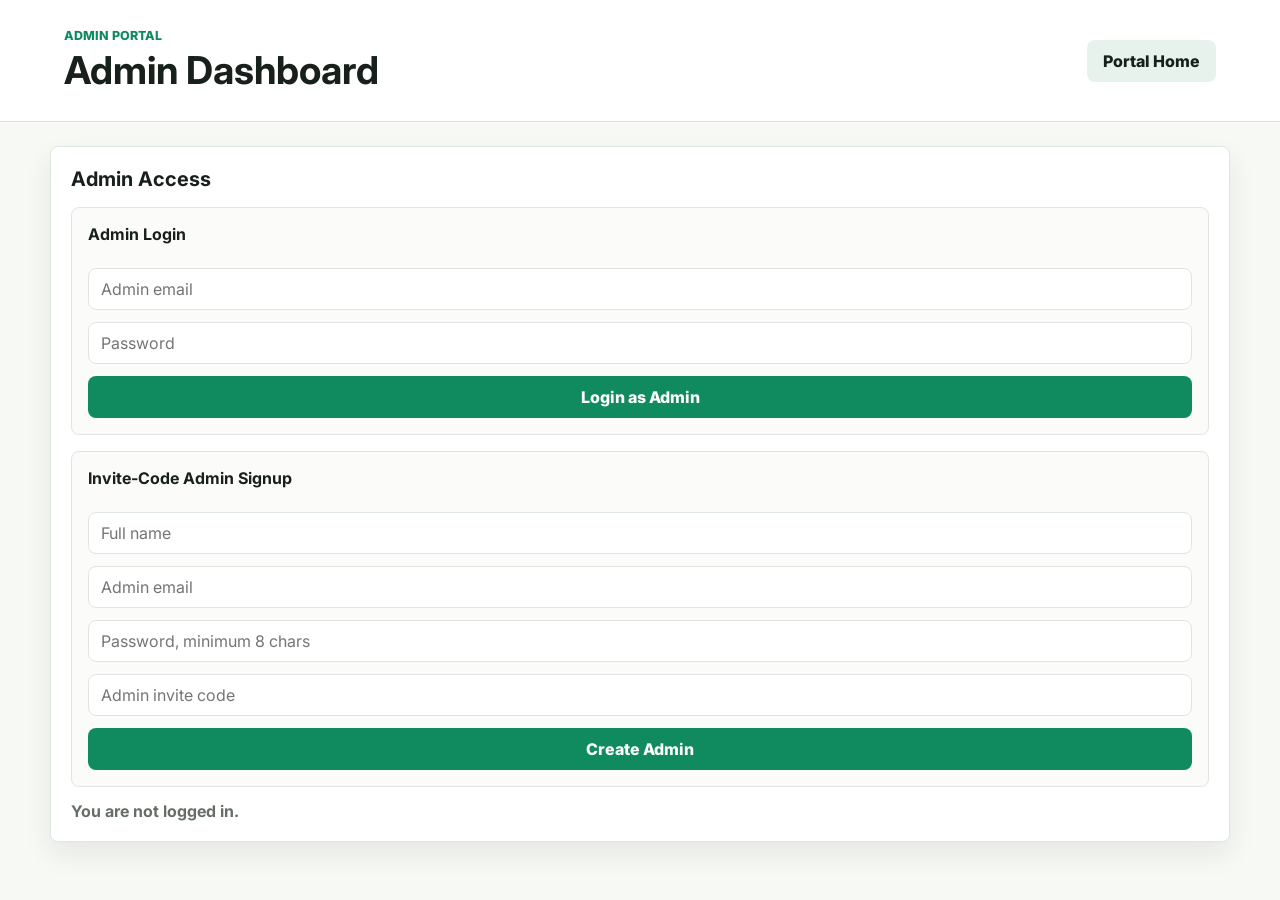
<file: corebank/src/main/resources/static/admin.html>
<!DOCTYPE html>
<html lang="en">
<head>
    <meta charset="UTF-8">
    <meta name="viewport" content="width=device-width, initial-scale=1.0">
    <title>CoreBank Admin Portal</title>
    <link rel="stylesheet" href="style.css">
    <link rel="preconnect" href="https://fonts.googleapis.com">
    <link rel="preconnect" href="https://fonts.gstatic.com" crossorigin>
    <link href="https://fonts.googleapis.com/css2?family=Inter:wght@400;500;600;700;800&display=swap" rel="stylesheet">
</head>
<body>
    <header class="topbar admin-topbar">
        <div>
            <p class="eyebrow">Admin Portal</p>
            <h1>Admin Dashboard</h1>
        </div>
        <div class="top-actions">
            <a class="secondary-link" href="index.html">Portal Home</a>
            <button type="button" id="logout-button" class="secondary hidden">Log Out</button>
        </div>
    </header>

    <main class="layout">
        <section class="panel wide" id="auth-panel">
            <h2>Admin Access</h2>
            <div class="portal-auth">
                <form id="login-form" class="form-stack">
                    <h3>Admin Login</h3>
                    <input type="email" id="login-email" placeholder="Admin email" required>
                    <input type="password" id="login-password" placeholder="Password" required>
                    <button type="submit">Login as Admin</button>
                    <p id="login-result" class="message hidden"></p>
                </form>
                <form id="register-form" class="form-stack">
                    <h3>Invite-Code Admin Signup</h3>
                    <input type="text" id="register-name" placeholder="Full name" required>
                    <input type="email" id="register-email" placeholder="Admin email" required>
                    <input type="password" id="register-password" placeholder="Password, minimum 8 chars" minlength="8" required>
                    <input type="password" id="register-admin-code" placeholder="Admin invite code" required>
                    <button type="submit">Create Admin</button>
                    <p id="register-result" class="message hidden"></p>
                </form>
            </div>
            <p id="current-user" class="session-line">You are not logged in.</p>
        </section>

        <section class="workspace-banner role-admin signed-in-panel hidden">
            <div>
                <p class="eyebrow">Admin Console</p>
                <h2>Bank Operations</h2>
            </div>
            <p id="admin-role-line">Role: ADMIN</p>
        </section>

        <section class="panel wide signed-in-panel hidden">
            <div class="section-head">
                <h2>Admin Summary</h2>
                <button type="button" id="refresh-admin" class="secondary">Refresh</button>
            </div>
            <div class="stats-grid">
                <div><span>Total</span><strong id="stat-total">0</strong></div>
                <div><span>Active</span><strong id="stat-active">0</strong></div>
                <div><span>Closed</span><strong id="stat-closed">0</strong></div>
                <div><span>Transactions</span><strong id="stat-transactions">0</strong></div>
                <div><span>Bank Balance</span><strong>Rs <span id="stat-balance">0.00</span></strong></div>
            </div>
        </section>

        <section class="panel wide signed-in-panel hidden">
            <div class="section-head">
                <h2>Customers</h2>
                <button type="button" id="refresh-customers" class="secondary">Refresh</button>
            </div>
            <div class="table-wrap">
                <table>
                    <thead><tr><th>ID</th><th>Name</th><th>Email</th><th>Role</th><th>KYC</th><th>Update KYC</th></tr></thead>
                    <tbody id="customers-table"></tbody>
                </table>
            </div>
        </section>

        <section class="panel wide signed-in-panel hidden">
            <div class="section-head">
                <h2>All Bank Accounts</h2>
                <button type="button" id="export-accounts" class="secondary">Export Accounts CSV</button>
            </div>
            <form id="search-form" class="inline-form">
                <input type="text" id="account-search" placeholder="Search by ID, number, holder, or email">
                <button type="submit">Search</button>
            </form>
            <div class="table-wrap">
                <table>
                    <thead><tr><th>ID</th><th>Account No.</th><th>Holder</th><th>Owner</th><th>Balance</th><th>Status</th></tr></thead>
                    <tbody id="accounts-table"></tbody>
                </table>
            </div>
        </section>

        <section class="account-hero signed-in-panel hidden">
            <div>
                <p class="eyebrow">Selected Account</p>
                <h2 id="display-holder-name">No account selected</h2>
                <p id="display-account-meta">Select an account from the admin table.</p>
            </div>
            <div class="balance-box">
                <span>Available Balance</span>
                <strong>Rs <span id="display-balance">0.00</span></strong>
            </div>
        </section>

        <section class="panel signed-in-panel hidden">
            <h2>Manage Selected Account</h2>
            <form id="credit-form" class="inline-form">
                <input type="number" id="credit-amount" placeholder="Credit amount" min="0.01" step="0.01" required>
                <button type="submit">Credit</button>
            </form>
            <form id="rename-form" class="inline-form">
                <input type="text" id="rename-holder" placeholder="New holder name" required>
                <button type="submit">Update</button>
            </form>
            <button type="button" id="close-account" class="danger">Close Zero-Balance Account</button>
            <button type="button" id="download-statement" class="secondary full-button">Export Account CSV</button>
            <p id="account-action-result" class="message hidden"></p>
        </section>

        <section class="panel wide signed-in-panel hidden">
            <div class="section-head">
                <h2>All Transactions</h2>
                <button type="button" id="export-transactions" class="secondary">Export Transactions CSV</button>
            </div>
            <div class="table-wrap">
                <table>
                    <thead><tr><th>Reference</th><th>Account</th><th>Owner</th><th>Type</th><th>Status</th><th>Amount</th><th>Date</th><th>Description</th></tr></thead>
                    <tbody id="transactions-table"></tbody>
                </table>
            </div>
        </section>
    </main>

    <script src="admin.js"></script>
</body>
</html>
</file>
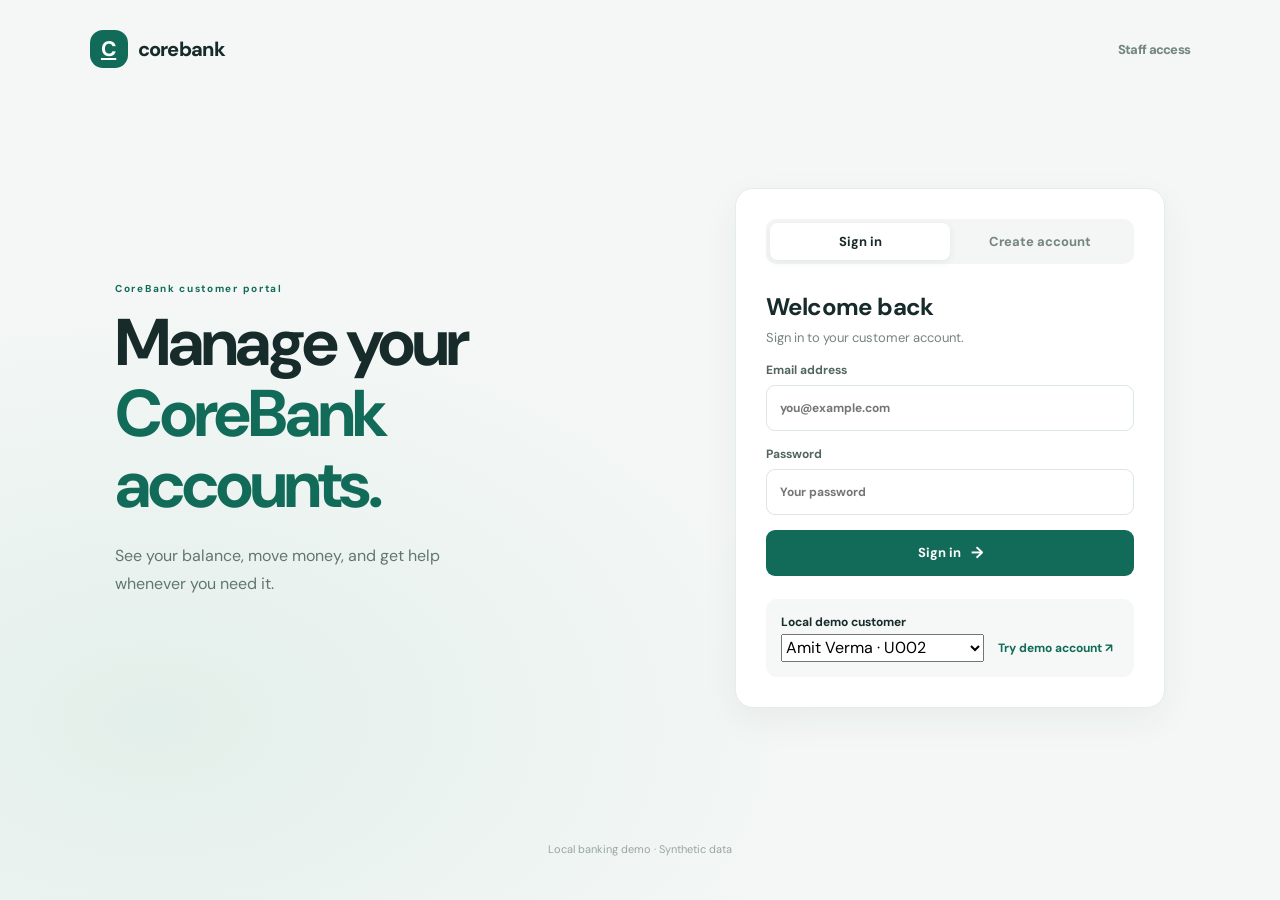
<file: corebank/src/main/resources/static/customer.html>
<!doctype html>
<html lang="en">
  <head>
    <meta charset="UTF-8" />
    <meta name="viewport" content="width=device-width, initial-scale=1" />
    <meta name="theme-color" content="#f4f7f6" />
    <title>Customer banking | CoreBank</title>
    <link rel="stylesheet" href="customer.css" />
    <script src="customer.js" defer></script>
  </head>
  <body>
    <div id="auth-view" class="auth-view">
      <header class="brand">
        <a href="customer.html" class="brand-mark" aria-label="CoreBank home"
          >C</a
        ><span>corebank</span
        ><a href="admin.html" class="admin-link">Staff access</a>
      </header>
      <main class="auth-layout">
        <section class="welcome-copy">
          <p class="eyebrow">CoreBank customer portal</p>
          <h1>Manage your<br /><span>CoreBank accounts.</span></h1>
          <p>
            See your balance, move money, and get help whenever you need it.
          </p>
        </section>
        <section class="auth-card">
          <div class="auth-tabs" role="tablist" aria-label="Account access">
            <button
              type="button"
              class="auth-tab active"
              id="login-tab"
              role="tab"
              aria-selected="true"
              aria-controls="login-pane"
            >
              Sign in</button
            ><button
              type="button"
              class="auth-tab"
              id="register-tab"
              role="tab"
              aria-selected="false"
              aria-controls="register-pane"
            >
              Create account
            </button>
          </div>
          <div id="login-pane" role="tabpanel" aria-labelledby="login-tab">
            <h2>Welcome back</h2>
            <p class="subtle">Sign in to your customer account.</p>
            <form id="login-form" class="form-stack">
              <label
                >Email address<input
                  type="email"
                  id="login-email"
                  autocomplete="username"
                  placeholder="you@example.com"
                  required /></label
              ><label
                >Password<input
                  type="password"
                  id="login-password"
                  autocomplete="current-password"
                  placeholder="Your password"
                  required /></label
              ><button class="primary" type="submit">
                Sign in <span aria-hidden="true">→</span>
              </button>
              <p
                id="login-result"
                class="message hidden"
                role="status"
                aria-live="polite"
              ></p>
            </form>
            <div class="demo-box">
              <label for="demo-customer">Local demo customer</label>
              <select id="demo-customer">
                <option value="amit@example.com">Amit Verma · U002</option>
                <option value="rahul@example.com">Rahul Sharma · U001</option>
                <option value="neha@example.com">Neha Patil · U003</option>
              </select>
              <button id="demo-login" type="button" class="text-button">
                Try demo account <span aria-hidden="true">↗</span>
              </button>
            </div>
          </div>
          <div
            id="register-pane"
            class="hidden"
            role="tabpanel"
            aria-labelledby="register-tab"
          >
            <h2>Let’s get you started</h2>
            <p class="subtle">Create your profile and first account.</p>
            <form id="register-form" class="form-stack">
              <label
                >Full name<input
                  type="text"
                  id="register-name"
                  autocomplete="name"
                  placeholder="Your full name"
                  required /></label
              ><label
                >Email address<input
                  type="email"
                  id="register-email"
                  autocomplete="email"
                  placeholder="you@example.com"
                  required /></label
              ><label
                >Password<input
                  type="password"
                  id="register-password"
                  autocomplete="new-password"
                  minlength="8"
                  placeholder="At least 8 characters"
                  required /></label
              ><label
                >Account holder name<input
                  type="text"
                  id="register-holder-name"
                  placeholder="Name on account"
                  required /></label
              ><label
                >Opening deposit
                <span class="currency-input"
                  ><span>₹</span
                  ><input
                    type="number"
                    id="register-opening-deposit"
                    min="0"
                    step="0.01"
                    value="0"
                    required /></span></label
              ><button type="submit" class="primary">
                Create account <span aria-hidden="true">→</span>
              </button>
              <p
                id="register-result"
                class="message hidden"
                role="status"
                aria-live="polite"
              ></p>
            </form>
          </div>
        </section>
      </main>
      <footer class="auth-footer">Local banking demo · Synthetic data</footer>
    </div>
    <div id="app-view" class="app-view hidden">
      <aside class="sidebar">
        <a href="#overview" class="brand"
          ><span class="brand-mark">C</span><span>corebank</span></a
        >
        <nav class="main-nav" aria-label="Main navigation">
          <a href="#overview" data-page="overview" class="nav-link active"
            ><span>⌂</span>Overview</a
          ><a href="#transfer" data-page="transfer" class="nav-link"
            ><span>↗</span>Transfer</a
          ><a href="#activity" data-page="activity" class="nav-link"
            ><span>↕</span>Activity</a
          ><a href="#help" data-page="help" class="nav-link"
            ><span>♡</span>Help
          </a>
        </nav>
        <div class="sidebar-bottom">
          <button id="logout-button" class="logout-button" type="button">
            <span>↪</span>Sign out
          </button>
        </div>
      </aside>
      <div class="app-main">
        <header class="app-header">
          <div><h1 id="page-title">Overview</h1></div>
          <div class="profile-chip">
            <span id="avatar-initials" class="avatar">A</span
            ><span id="header-name">Customer</span
            ><span class="online-dot" title="Signed in"></span>
          </div>
        </header>
        <main class="dashboard">
          <section id="overview-page" class="page-section">
            <div class="greeting-row">
              <div>
                <p id="welcome-line" class="subtle">Good day</p>
                <h2>Your accounts</h2>
              </div>
              <button id="refresh-accounts" class="quiet-button" type="button">
                <span>↻</span> Refresh
              </button>
            </div>
            <div
              id="account-cards"
              class="account-grid"
              aria-label="Your accounts"
            ></div>
            <p id="accounts-error" class="inline-error hidden" role="alert"></p>
            <form id="open-account-form" class="surface-card form-stack hidden">
              <h3>Open an account</h3>
              <label
                >Account holder name<input id="open-holder" required
              /></label>
              <label
                >Opening deposit (₹)<input
                  id="open-deposit"
                  type="number"
                  min="0"
                  step="0.01"
                  value="0"
                  required
              /></label>
              <button type="submit" class="primary">Open account</button>
              <p id="open-result" class="message hidden" role="status"></p>
            </form>
            <div class="overview-grid">
              <section class="surface-card quick-card">
                <div class="card-heading">
                  <div><h3>Send money</h3></div>
                  <span class="soft-icon">↗</span>
                </div>
                <p class="subtle">Transfer to another CoreBank account.</p>
                <button class="primary" type="button" data-goto="transfer">
                  Make a transfer <span>→</span>
                </button>
              </section>
              <section class="surface-card recent-card">
                <div class="card-heading">
                  <div><h3>Recent transactions</h3></div>
                  <button
                    class="text-button"
                    data-goto="activity"
                    type="button"
                  >
                    See all <span>→</span>
                  </button>
                </div>
                <div id="recent-transactions" class="recent-list"></div>
                <p
                  id="recent-error"
                  class="inline-error hidden"
                  role="alert"
                ></p>
              </section>
            </div>
            <section class="surface-card manage-card">
              <div class="card-heading">
                <div><h3>Manage selected account</h3></div>
              </div>
              <div class="rename-form">
                <label for="rename-holder">Account holder name</label>
                <input id="rename-holder" type="text" readonly
                       aria-describedby="holder-name-guidance" />
                <p id="holder-name-guidance" class="subtle">
                  Contact support if your account holder name needs a correction.
                </p>
              </div>
              <form id="withdraw-form" class="rename-form">
                <label for="withdraw-amount">Withdrawal amount</label
                ><input
                  id="withdraw-amount"
                  type="number"
                  min="0.01"
                  step="0.01"
                  required
                /><button class="quiet-button" type="submit">Withdraw</button>
              </form>
              <p
                id="account-action-result"
                class="message hidden"
                role="status"
                aria-live="polite"
              ></p>
              <button id="download-statement" class="text-button" type="button">
                Download statement CSV <span>↓</span></button
              ><button id="close-account" class="close-link" type="button">
                Close this account
              </button>
            </section>
          </section>
          <section id="transfer-page" class="page-section hidden">
            <div class="section-intro">
              <span class="soft-icon">↗</span>
              <div>
                <h2>Send money</h2>
                <p class="subtle">Send money to another CoreBank account.</p>
              </div>
            </div>
            <div class="surface-card transfer-card">
              <div class="transfer-steps">
                <span class="step active">1 <small>Details</small></span
                ><i></i><span class="step">2 <small>Review</small></span>
              </div>
              <form id="transfer-form" class="form-stack">
                <label
                  >From account<select
                    id="transfer-from"
                    required
                    aria-label="Select source account"
                  ></select></label
                >
                <div id="saved-recipient-picker" class="saved-recipient-picker hidden">
                  <label>Saved recipients
                    <select id="saved-recipient"></select>
                  </label>
                  <button id="remove-recipient" type="button" class="quiet-button" disabled>
                    Remove
                  </button>
                </div>
                <label
                  >Recipient account number<input
                    type="text"
                    id="transfer-to"
                    aria-describedby="recipient-preview"
                    inputmode="numeric"
                    autocomplete="off"
                    placeholder="Enter account number"
                    required
                /></label>
                <div id="recipient-preview" class="hidden" role="status"></div>
                <p id="saved-recipient-status" class="message hidden" role="status"></p>
                <label
                  >Amount<span class="currency-input"
                    ><span>₹</span
                    ><input
                      type="number"
                      id="transfer-amount"
                      min="0.01"
                      step="0.01"
                      placeholder="0.00"
                      required /></span
                ></label>
                <p class="field-hint">
                  Check the account number carefully before continuing.
                </p>
                <button type="submit" class="primary">
                  Review transfer <span>→</span>
                </button>
                <p
                  id="transfer-pending-detail"
                  class="field-hint hidden"
                  role="status"
                ></p>
                <button
                  id="transfer-retry"
                  type="button"
                  class="quiet-button hidden"
                >
                  Retry transfer
                </button>
                <p
                  id="transfer-result"
                  class="message hidden"
                  role="status"
                  aria-live="polite"
                ></p>
              </form>
            </div>
          </section>
          <section id="activity-page" class="page-section hidden">
            <div class="greeting-row">
              <div><h2>Activity</h2></div>
              <button
                id="refresh-transactions"
                class="quiet-button"
                type="button"
              >
                <span>↻</span> Refresh
              </button>
            </div>
            <div class="surface-card activity-card">
              <label class="filter-label"
                >Show activity for<select
                  id="activity-account"
                  aria-label="Filter activity by account"
                ></select
              ></label>
              <div id="activity-list" class="activity-list"></div>
              <p
                id="transactions-error"
                class="inline-error hidden"
                role="alert"
              ></p>
            </div>
          </section>
          <section id="help-page" class="page-section hidden">
            <div class="section-intro">
              <span class="soft-icon">♡</span>
              <div>
                <h2>How can we help?</h2>
                <p class="subtle">
                  Ask about your account or get help with a transaction.
                </p>
              </div>
            </div>
            <div class="surface-card support-card">
              <div class="support-header">
                <span class="support-avatar">C</span>
                <div>
                  <strong>CoreBank support</strong
                  ><small><span class="online-dot"></span> Customer help</small>
                </div>
              </div>
              <div class="help-actions" aria-label="Help shortcuts">
                <button
                  type="button"
                  class="quiet-button"
                  data-help-message="Explain a transaction"
                >
                  Explain a transaction
                </button>
                <button
                  type="button"
                  class="quiet-button"
                  data-help-message="I need help with a failed transaction"
                >
                  Failed transaction
                </button>
                <button
                  id="request-help-case"
                  type="button"
                  class="quiet-button"
                >
                  Open a support case
                </button>
                <button
                  type="button"
                  class="quiet-button"
                  data-help-action="list_cases"
                >
                  My cases
                </button>
              </div>
              <div
                id="help-transaction-context"
                class="help-context hidden"
                aria-live="polite"
              ></div>
              <div id="chat-thread" class="chat-thread">
                <div
                  id="chat-messages"
                  class="chat-messages"
                  role="log"
                  aria-live="polite"
                >
                  <div class="chat-bubble assistant">Hello! How can I help you today?</div>
                </div>
                <div
                  id="help-transaction-options"
                  class="help-options hidden"
                ></div>
                <div id="help-cases" class="help-cases hidden"></div>
              </div>
              <p id="chat-error" class="inline-error hidden" role="alert"></p>
              <div id="chat-retry" class="chat-retry hidden">
                <span>Message not sent.</span>
                <button id="retry-chat" class="quiet-button" type="button">
                  Retry
                </button>
              </div>
              <div id="help-case-offer" class="case-offer hidden">
                <span>Support can open a case for this issue.</span>
                <button id="confirm-help-case" class="primary" type="button">
                  Confirm open support case
                </button>
              </div>
              <form id="chat-form" class="chat-form">
                <label class="sr-only" for="chat-input"
                  >Message CoreBank support</label
                ><input
                  id="chat-input"
                  type="text"
                  maxlength="2000"
                  placeholder="Write a message…"
                  required
                /><button type="submit" aria-label="Send message">↑</button>
              </form>
              <p class="chat-privacy">
                Use the demo account to try Help. Keep passwords and card
                details out of chat.
              </p>
            </div>
          </section>
        </main>
      </div>
    </div>
    <dialog id="confirm-dialog" class="confirm-dialog">
      <form method="dialog">
        <span class="dialog-mark">!</span>
        <h2 id="dialog-title">Review transfer</h2>
        <p id="dialog-copy"></p>
        <div class="dialog-actions">
          <button class="quiet-button" value="cancel">Go back</button
          ><button id="dialog-confirm" class="primary" value="confirm">
            Confirm
          </button>
        </div>
      </form>
    </dialog>
  </body>
</html>
</file>
<file: corebank/src/main/resources/static/style.css>
:root {
    --ink: #17201b;
    --muted: #647067;
    --line: #dfe6df;
    --surface: #ffffff;
    --bg: #f7f9f4;
    --accent: #0f8b5f;
    --accent-dark: #086947;
    --warn: #d64545;
    --gold: #f0b429;
    --shadow: 0 12px 28px rgba(23, 32, 27, 0.08);
}

* {
    box-sizing: border-box;
}

body {
    margin: 0;
    font-family: Inter, Arial, sans-serif;
    color: var(--ink);
    background: var(--bg);
}

.topbar {
    display: flex;
    align-items: center;
    justify-content: space-between;
    gap: 16px;
    padding: 28px clamp(16px, 5vw, 64px);
    background: #ffffff;
    border-bottom: 1px solid var(--line);
}

.admin-topbar {
    border-bottom-color: #d8e1ee;
}

.top-actions {
    display: flex;
    align-items: center;
    gap: 12px;
}

.secondary-link,
.button-link {
    display: inline-flex;
    align-items: center;
    justify-content: center;
    min-height: 42px;
    border-radius: 8px;
    padding: 10px 16px;
    color: var(--ink);
    background: #e8f2ec;
    font-weight: 800;
    text-decoration: none;
}

.secondary-link:hover,
.button-link:hover {
    background: #d9eadf;
}

.button-link {
    color: #ffffff;
    background: var(--accent);
}

.button-link:hover {
    background: var(--accent-dark);
}

.landing {
    display: grid;
    grid-template-columns: repeat(2, minmax(0, 1fr));
    gap: 22px;
    width: min(980px, calc(100% - 32px));
    margin: 48px auto;
}

.landing-option {
    display: grid;
    gap: 14px;
    min-height: 290px;
    align-content: start;
    border: 1px solid var(--line);
    border-radius: 8px;
    background: #ffffff;
    box-shadow: var(--shadow);
    padding: 28px;
    min-width: 0;
    overflow-wrap: anywhere;
}

.landing-option h2 {
    margin-bottom: 0;
    font-size: 2rem;
}

.landing-option p:not(.eyebrow) {
    color: var(--muted);
    font-weight: 700;
    line-height: 1.55;
}

.landing-option .button-link {
    align-self: end;
    width: fit-content;
}

.admin-option {
    border-left: 6px solid #2f5f98;
}

.admin-option .eyebrow {
    color: #2f5f98;
}

.eyebrow {
    margin: 0 0 4px;
    color: var(--accent);
    font-size: 0.78rem;
    font-weight: 800;
    letter-spacing: 0;
    text-transform: uppercase;
}

h1, h2, h3, p {
    margin-top: 0;
}

h1 {
    margin-bottom: 0;
    font-size: 2.4rem;
}

h2 {
    margin-bottom: 16px;
    font-size: 1.25rem;
}

h3 {
    margin-bottom: 12px;
    font-size: 1rem;
}

.health-pill {
    min-width: 130px;
    padding: 8px 12px;
    border-radius: 8px;
    color: var(--muted);
    background: #eef2ee;
    font-size: 0.9rem;
    font-weight: 700;
    text-align: center;
}

.health-pill.ok {
    color: var(--accent-dark);
    background: #dff5ea;
}

.health-pill.bad {
    color: var(--warn);
    background: #ffe6e6;
}

.layout {
    display: grid;
    grid-template-columns: repeat(2, minmax(0, 1fr));
    gap: 18px;
    width: min(1180px, calc(100% - 32px));
    margin: 24px auto 56px;
}

.panel,
.account-hero {
    border: 1px solid var(--line);
    border-radius: 8px;
    background: var(--surface);
    box-shadow: var(--shadow);
    padding: 20px;
}

.wide,
.account-hero,
.workspace-banner {
    grid-column: 1 / -1;
}

.workspace-banner {
    display: flex;
    align-items: center;
    justify-content: space-between;
    gap: 18px;
    padding: 18px 20px;
    border: 1px solid var(--line);
    border-left: 6px solid var(--accent);
    border-radius: 8px;
    background: #ffffff;
    box-shadow: var(--shadow);
}

.workspace-banner h2 {
    margin-bottom: 0;
}

.workspace-banner p {
    max-width: 520px;
    margin: 0;
    color: var(--muted);
    font-weight: 700;
}

.role-admin.workspace-banner {
    border-left-color: #2f5f98;
}

.role-admin .eyebrow {
    color: #2f5f98;
}

.account-hero {
    display: flex;
    align-items: center;
    justify-content: space-between;
    gap: 24px;
    color: #ffffff;
    background: linear-gradient(120deg, #0f8b5f, #17201b);
}

.account-hero .eyebrow,
.account-hero p {
    color: #d8f3e5;
}

.account-hero h2 {
    margin-bottom: 8px;
    font-size: 2rem;
}

.balance-box {
    min-width: 260px;
    padding: 18px;
    border: 1px solid rgba(255, 255, 255, 0.32);
    border-radius: 8px;
    background: rgba(255, 255, 255, 0.12);
}

.balance-box span {
    display: block;
    margin-bottom: 8px;
}

.balance-box strong {
    font-size: 2rem;
}

.form-stack,
.inline-form {
    display: grid;
    gap: 12px;
}

.portal-auth {
    display: grid;
    grid-template-columns: 1fr;
    gap: 16px;
}

.portal-auth form {
    border: 1px solid var(--line);
    border-radius: 8px;
    padding: 16px;
    background: #fbfcfa;
}

.inline-form {
    grid-template-columns: minmax(0, 1fr) auto;
    margin-bottom: 12px;
}

label {
    display: grid;
    gap: 6px;
    color: var(--muted);
    font-size: 0.9rem;
    font-weight: 700;
}

input {
    width: 100%;
    min-height: 42px;
    border: 1px solid var(--line);
    border-radius: 8px;
    padding: 10px 12px;
    color: var(--ink);
    background: #ffffff;
    font: inherit;
}

select {
    min-height: 38px;
    border: 1px solid var(--line);
    border-radius: 8px;
    padding: 8px 10px;
    color: var(--ink);
    background: #ffffff;
    font: inherit;
}

.table-action {
    display: flex;
    align-items: center;
    gap: 8px;
}

.table-action button {
    min-height: 38px;
    padding: 8px 12px;
}

button {
    min-height: 42px;
    border: 0;
    border-radius: 8px;
    padding: 10px 16px;
    color: #ffffff;
    background: var(--accent);
    font: inherit;
    font-weight: 800;
    cursor: pointer;
}

button:hover {
    background: var(--accent-dark);
}

button.secondary {
    color: var(--ink);
    background: #e8f2ec;
}

button.secondary:hover {
    background: #d9eadf;
}

button.danger {
    width: 100%;
    margin-top: 12px;
    background: var(--warn);
}

button.full-button {
    width: 100%;
    margin-top: 12px;
}

.money-grid,
.auth-grid,
.stats-grid {
    display: grid;
    grid-template-columns: repeat(3, minmax(0, 1fr));
    gap: 16px;
}

.money-grid form,
.auth-grid form,
.stats-grid div {
    border: 1px solid var(--line);
    border-radius: 8px;
    padding: 16px;
    background: #fbfcfa;
}

.auth-grid {
    grid-template-columns: repeat(2, minmax(0, 1fr));
}

.session-line {
    margin: 14px 0 0;
    color: var(--muted);
    font-weight: 700;
}

.stats-grid {
    grid-template-columns: repeat(5, minmax(0, 1fr));
}

.stats-grid span {
    display: block;
    color: var(--muted);
    font-size: 0.82rem;
    font-weight: 700;
}

.stats-grid strong {
    display: block;
    margin-top: 4px;
    font-size: 1.35rem;
}

.risk-meter {
    display: flex;
    align-items: center;
    justify-content: space-between;
    gap: 12px;
    margin-bottom: 14px;
    padding: 14px;
    border-radius: 8px;
    color: #ffffff;
    background: #17201b;
}

.risk-meter span {
    font-size: 0.85rem;
    font-weight: 800;
}

.risk-meter strong {
    font-size: 1.7rem;
}

.risk-metrics {
    display: grid;
    grid-template-columns: repeat(3, minmax(0, 1fr));
    gap: 10px;
    margin-bottom: 14px;
}

.risk-metrics div {
    padding: 12px;
    border: 1px solid var(--line);
    border-radius: 8px;
    background: #fbfcfa;
}

.risk-metrics span,
.signal-list span {
    display: block;
    color: var(--muted);
    font-size: 0.78rem;
    font-weight: 700;
}

.risk-metrics strong {
    display: block;
    margin-top: 4px;
    font-size: 0.98rem;
}

.signal-list {
    display: grid;
    gap: 8px;
    margin: 0;
    padding: 0;
    list-style: none;
}

.signal-list li {
    position: relative;
    padding: 10px 42px 10px 12px;
    border: 1px solid var(--line);
    border-radius: 8px;
    background: #fffdf5;
}

.signal-list strong {
    display: block;
    margin-bottom: 4px;
}

.signal-list em {
    position: absolute;
    top: 10px;
    right: 12px;
    color: var(--warn);
    font-style: normal;
    font-weight: 800;
}

.risk-note {
    margin: 12px 0 0;
    color: var(--muted);
    font-weight: 700;
}

.section-head {
    display: flex;
    align-items: center;
    justify-content: space-between;
    gap: 12px;
    margin-bottom: 14px;
}

.section-head h2 {
    margin-bottom: 0;
}

.table-wrap {
    overflow-x: auto;
}

table {
    width: 100%;
    border-collapse: collapse;
}

th,
td {
    padding: 12px;
    border-bottom: 1px solid var(--line);
    text-align: left;
    white-space: nowrap;
}

th {
    color: var(--muted);
    background: #f0f4f0;
    font-size: 0.82rem;
    text-transform: uppercase;
}

tbody tr {
    cursor: pointer;
}

tbody tr:hover {
    background: #f5fbf7;
}

.message {
    margin: 12px 0 0;
    padding: 10px 12px;
    border-radius: 8px;
    font-weight: 700;
}

.hidden {
    display: none;
}

.success {
    color: var(--accent-dark);
    background: #dff5ea;
}

.error {
    color: var(--warn);
    background: #ffe6e6;
}

@media (max-width: 820px) {
    .topbar,
    .account-hero,
    .workspace-banner {
        align-items: stretch;
        flex-direction: column;
    }

    .layout {
        grid-template-columns: 1fr;
    }

    .landing {
        grid-template-columns: 1fr;
    }

    .money-grid,
    .auth-grid,
    .stats-grid,
    .risk-metrics {
        grid-template-columns: 1fr;
    }

    .inline-form {
        grid-template-columns: 1fr;
    }

    .balance-box {
        min-width: 0;
    }
}

@media (max-width: 1100px) {
    .landing {
        grid-template-columns: 1fr;
        max-width: 680px;
    }

    .landing-option {
        min-height: 0;
    }
}
</file>
<file: corebank/src/main/resources/static/customer.css>
@import url('https://fonts.googleapis.com/css2?family=DM+Sans:wght@400;500;600;700&display=swap');
:root {
  --ink: #172b2b;
  --muted: #748582;
  --line: #e5ece9;
  --paper: #fff;
  --canvas: #f4f7f6;
  --green: #116b58;
  --green-dark: #0a5143;
  --mint: #e6f2ed;
  --gold: #f2c978;
  --red: #bd4949;
  --shadow: 0 12px 36px rgba(23, 53, 46, 0.055);
  font-family: 'DM Sans', sans-serif;
  color: var(--ink);
}
* {
  box-sizing: border-box;
}
body {
  margin: 0;
  background: var(--canvas);
  min-height: 100vh;
}
button,
input,
select {
  font: inherit;
}
button {
  cursor: pointer;
}
.hidden {
  display: none !important;
}
.auth-view {
  min-height: 100vh;
  background:
    radial-gradient(ellipse at 12% 80%, #e3efea 0, transparent 42%),
    var(--canvas);
  padding: 30px clamp(20px, 7vw, 110px);
  display: flex;
  flex-direction: column;
}
.brand {
  display: flex;
  align-items: center;
  gap: 10px;
  text-decoration: none;
  color: var(--ink);
  font:
    800 20px 'DM Sans',
    sans-serif;
  letter-spacing: -0.7px;
}
.brand-mark {
  display: grid;
  place-items: center;
  width: 38px;
  height: 38px;
  background: var(--green);
  color: #fff;
  border-radius: 13px;
  font:
    800 21px 'DM Sans',
    sans-serif;
}
.admin-link {
  margin-left: auto;
  color: var(--muted);
  font-size: 13px;
  text-decoration: none;
}
.auth-layout {
  width: min(1050px, 100%);
  margin: auto;
  display: grid;
  grid-template-columns: 1fr minmax(340px, 430px);
  gap: clamp(45px, 10vw, 140px);
  align-items: center;
  padding: 50px 0;
}
.welcome-copy {
  max-width: 500px;
}
.eyebrow {
  font-size: 10px;
  letter-spacing: 1.7px;
  font-weight: 700;
  color: #668078;
  margin: 0 0 12px;
}
.welcome-copy > .eyebrow {
  color: var(--green);
}
h1,
h2,
h3,
p {
  margin-top: 0;
}
.welcome-copy h1 {
  font:
    700 clamp(42px, 5.3vw, 66px)/1.08 'DM Sans',
    sans-serif;
  letter-spacing: -3px;
  margin-bottom: 22px;
}
.welcome-copy h1 span {
  color: var(--green);
}
.welcome-copy > p:not(.eyebrow) {
  max-width: 380px;
  color: #627671;
  line-height: 1.75;
  font-size: 16px;
}
.welcome-note {
  display: flex;
  gap: 12px;
  align-items: center;
  margin-top: 52px;
  color: #648077;
  font-size: 13px;
}
.note-icon {
  display: grid;
  place-items: center;
  border-radius: 12px;
  background: #e2eee8;
  color: var(--green);
  width: 36px;
  height: 36px;
}
.auth-card,
.surface-card {
  background: var(--paper);
  border: 1px solid var(--line);
  border-radius: 18px;
  box-shadow: var(--shadow);
}
.auth-card {
  padding: 30px;
}
.auth-tabs {
  display: grid;
  grid-template-columns: 1fr 1fr;
  padding: 4px;
  background: #f3f6f4;
  border-radius: 10px;
  margin-bottom: 27px;
}
.auth-tab {
  border: 0;
  background: transparent;
  color: var(--muted);
  padding: 10px;
  border-radius: 8px;
  font-weight: 700;
  font-size: 13px;
}
.auth-tab.active {
  background: white;
  color: var(--ink);
  box-shadow: 0 2px 8px #20382c12;
}
.auth-card h2 {
  font:
    700 24px 'DM Sans',
    sans-serif;
  letter-spacing: -0.6px;
  margin-bottom: 6px;
}
.subtle {
  color: var(--muted);
  font-size: 13px;
  line-height: 1.6;
}
.auth-card > .subtle {
  margin-bottom: 22px;
}
.form-stack {
  display: grid;
  gap: 15px;
}
.form-stack label,
.rename-form label {
  display: grid;
  gap: 7px;
  font-size: 12px;
  font-weight: 700;
  color: #526661;
}
.form-stack input,
.form-stack select,
.rename-form input,
.chat-form input,
.filter-label select {
  width: 100%;
  height: 46px;
  padding: 0 13px;
  border: 1px solid #dce6e2;
  border-radius: 9px;
  background: white;
  color: var(--ink);
  outline: none;
}
.form-stack input:focus,
.form-stack select:focus,
.rename-form input:focus,
.chat-form input:focus {
  border-color: #5eaa91;
  box-shadow: 0 0 0 3px #116b5815;
}
.primary {
  display: flex;
  align-items: center;
  justify-content: center;
  gap: 10px;
  min-height: 46px;
  padding: 0 17px;
  border: 0;
  border-radius: 9px;
  background: var(--green);
  color: white;
  font-weight: 700;
  font-size: 13px;
  transition:
    background 0.15s,
    transform 0.15s;
}
.primary:hover {
  background: var(--green-dark);
  transform: translateY(-1px);
}
.primary span {
  font-size: 16px;
}
.demo-box {
  display: grid;
  grid-template-columns: 1fr auto;
  gap: 4px 8px;
  margin-top: 23px;
  padding: 15px;
  background: #f5f8f6;
  border-radius: 11px;
}
.demo-box label {
  grid-column: 1 / -1;
  font-size: 12px;
  font-weight: 700;
}
.demo-box select {
  width: 100%;
  min-width: 0;
}
.text-button {
  background: transparent;
  border: 0;
  color: var(--green);
  font-weight: 700;
  font-size: 12px;
  padding: 6px;
}
.text-button:hover {
  text-decoration: underline;
}
.currency-input {
  display: flex;
  align-items: center;
  border: 1px solid #dce6e2;
  border-radius: 9px;
  background: white;
  padding-left: 13px;
  color: var(--muted);
}
.currency-input input {
  border: 0 !important;
  box-shadow: none !important;
}
.saved-recipient-picker {
  display: flex;
  align-items: end;
  gap: 8px;
}
.saved-recipient-picker label {
  flex: 1;
  min-width: 0;
}
.recipient-card .save-recipient {
  margin-left: auto;
  align-self: center;
  flex-shrink: 0;
}
.recipient-card {
  display: flex;
  align-items: center;
  gap: 14px;
  padding: 15px 16px;
  border: 1px solid #b6dace;
  border-radius: 14px;
  background: #f0f8f4;
}
.recipient-card.hidden {
  display: none;
}
.recipient-card-icon {
  display: grid;
  place-items: center;
  flex: 0 0 42px;
  height: 42px;
  border-radius: 50%;
  background: var(--green);
  color: #fff;
  font-size: 20px;
  font-weight: 700;
}
.recipient-card-details {
  display: grid;
  gap: 3px;
  min-width: 0;
}
.recipient-card-label {
  color: var(--green-dark);
  font-size: 12px;
  font-weight: 700;
}
.recipient-card-name {
  color: var(--ink);
  font-size: 19px;
  line-height: 1.25;
  overflow-wrap: anywhere;
}
.recipient-card-account {
  color: #49645d;
  font-size: 12px;
  font-variant-numeric: tabular-nums;
}
.message {
  padding: 10px 12px;
  border-radius: 8px;
  margin: 0;
  font-size: 12px;
}
.success {
  background: #e5f4ec;
  color: #226b4f;
}
.error,
.inline-error {
  background: #fff0ef;
  color: #a73e3e;
}
.auth-footer {
  text-align: center;
  color: #98a6a1;
  font-size: 11px;
  padding: 14px;
}
.app-view {
  min-height: 100vh;
}
.sidebar {
  position: fixed;
  inset: 0 auto 0 0;
  width: 238px;
  background: #fff;
  border-right: 1px solid var(--line);
  padding: 27px 18px;
  display: flex;
  flex-direction: column;
  z-index: 2;
}
.sidebar .brand {
  padding: 0 7px;
  margin-bottom: 55px;
}
.sidebar .brand-mark {
  width: 34px;
  height: 34px;
  border-radius: 11px;
}
.nav-caption {
  font-size: 9px;
  letter-spacing: 1.5px;
  font-weight: 700;
  color: #a0ada8;
  padding: 0 11px;
  margin: 0 0 10px;
}
.main-nav {
  display: grid;
  gap: 5px;
}
.nav-link {
  height: 44px;
  display: flex;
  align-items: center;
  gap: 13px;
  padding: 0 12px;
  border-radius: 9px;
  text-decoration: none;
  color: #71817c;
  font-weight: 600;
  font-size: 13px;
}
.nav-link > span {
  font-size: 19px;
  width: 20px;
  text-align: center;
}
.nav-link:hover,
.nav-link.active {
  background: #edf5f1;
  color: var(--green);
}
.nav-link.active {
  font-weight: 700;
}
.unread-dot {
  width: 7px;
  height: 7px;
  border-radius: 100%;
  background: #dd795f;
}
.sidebar-bottom {
  margin-top: auto;
}
.secure-note {
  display: flex;
  gap: 10px;
  align-items: center;
  padding: 13px 10px;
  border-radius: 10px;
  background: #f6f8f7;
  color: var(--green);
}
.secure-note > span {
  font-size: 19px;
}
.secure-note strong,
.secure-note small {
  display: block;
}
.secure-note strong {
  font-size: 10px;
}
.secure-note small {
  margin-top: 3px;
  color: var(--muted);
  font-size: 9px;
}
.logout-button {
  border: 0;
  background: transparent;
  color: #74827e;
  display: flex;
  gap: 12px;
  align-items: center;
  padding: 16px 11px 4px;
  font-size: 12px;
  font-weight: 600;
}
.logout-button:hover {
  color: var(--red);
}
.app-main {
  margin-left: 238px;
}
.app-header {
  height: 112px;
  padding: 25px clamp(26px, 5vw, 70px);
  background: #fff;
  border-bottom: 1px solid var(--line);
  display: flex;
  align-items: center;
  justify-content: space-between;
}
.app-header .eyebrow {
  font-size: 9px;
  margin-bottom: 5px;
}
.app-header h1 {
  font:
    700 25px 'DM Sans',
    sans-serif;
  letter-spacing: -0.8px;
  margin: 0;
}
.profile-chip {
  display: flex;
  align-items: center;
  gap: 10px;
  font-size: 12px;
  font-weight: 700;
}
.avatar {
  display: grid;
  place-items: center;
  width: 35px;
  height: 35px;
  border-radius: 12px;
  background: #f5e8d1;
  color: #806632;
  font-weight: 700;
}
.online-dot {
  width: 7px;
  height: 7px;
  border-radius: 100%;
  background: #4db283;
  display: inline-block;
}
.dashboard {
  max-width: 1100px;
  margin: auto;
  padding: 35px clamp(22px, 5vw, 70px) 70px;
}
.greeting-row,
.card-heading {
  display: flex;
  align-items: center;
  justify-content: space-between;
  gap: 16px;
}
.greeting-row {
  margin-bottom: 19px;
}
.greeting-row .subtle {
  margin: 0 0 3px;
  font-size: 12px;
}
.greeting-row h2,
.section-intro h2 {
  font:
    700 21px 'DM Sans',
    sans-serif;
  letter-spacing: -0.5px;
  margin: 0;
}
.quiet-button {
  display: inline-flex;
  align-items: center;
  justify-content: center;
  gap: 7px;
  min-height: 38px;
  border: 1px solid var(--line);
  border-radius: 8px;
  background: #fff;
  padding: 0 12px;
  color: #5e716b;
  font-size: 11px;
  font-weight: 700;
}
.quiet-button:hover {
  border-color: #a9c8bb;
  color: var(--green);
}
.account-grid {
  display: grid;
  grid-template-columns: repeat(auto-fit, minmax(240px, 1fr));
  gap: 15px;
}
.account-card {
  position: relative;
  min-height: 180px;
  border-radius: 15px;
  padding: 20px 21px;
  background: linear-gradient(135deg, #155f50, #124a43);
  color: white;
  cursor: pointer;
  box-shadow: 0 10px 22px #174c3d20;
  outline: 2px solid transparent;
  transition:
    transform 0.15s,
    outline-color 0.15s;
}
.account-card:hover {
  transform: translateY(-2px);
}
.account-card.selected {
  outline-color: #76b99c;
}
.account-card.inactive {
  background: linear-gradient(135deg, #64736e, #495650);
}
.account-card:focus-visible,
.nav-link:focus-visible,
button:focus-visible {
  outline: 3px solid #93c8b1;
  outline-offset: 2px;
}
.account-card-top {
  display: flex;
  justify-content: space-between;
  align-items: center;
}
.account-card .eyebrow {
  color: #b9d5ca;
  font-size: 9px;
  margin: 0;
}
.account-status {
  font-size: 9px;
  padding: 5px 9px;
  border-radius: 30px;
  background: #ffffff21;
}
.account-card h3 {
  font:
    600 12px 'DM Sans',
    sans-serif;
  margin: 22px 0 5px;
}
.account-number {
  font-size: 11px;
  letter-spacing: 1.2px;
  color: #d1e2db;
}
.balance-label {
  font-size: 9px;
  color: #bad2c8;
  margin-top: 17px;
}
.account-balance {
  font:
    700 23px 'DM Sans',
    sans-serif;
  margin-top: 3px;
}
.overview-grid {
  display: grid;
  grid-template-columns: minmax(220px, 0.72fr) minmax(0, 1.55fr);
  gap: 15px;
  margin-top: 19px;
}
.surface-card {
  padding: 21px;
}
.quick-card {
  background: #fffdf8;
}
.card-heading .eyebrow {
  font-size: 9px;
  margin-bottom: 6px;
}
.card-heading h3 {
  font:
    700 16px 'DM Sans',
    sans-serif;
  margin: 0;
}
.soft-icon {
  display: grid;
  place-items: center;
  flex: none;
  width: 38px;
  height: 38px;
  border-radius: 12px;
  background: #e8f3ee;
  color: var(--green);
  font-size: 19px;
}
.quick-card > .subtle {
  margin: 12px 0 20px;
  font-size: 11px;
}
.quick-card .primary {
  width: 100%;
  font-size: 11px;
}
.recent-card {
  min-width: 0;
}
.recent-list,
.activity-list {
  margin-top: 15px;
}
.recent-row,
.activity-row {
  display: grid;
  grid-template-columns: auto 1fr auto;
  gap: 11px;
  align-items: center;
  padding: 11px 0;
  border-top: 1px solid #edf1ef;
}
.tx-icon {
  display: grid;
  place-items: center;
  width: 34px;
  height: 34px;
  border-radius: 11px;
  background: #f1f6f3;
  color: var(--green);
}
.tx-main strong,
.tx-main small {
  display: block;
}
.tx-main strong {
  font-size: 11px;
  text-transform: capitalize;
}
.tx-main small {
  font-size: 9px;
  color: var(--muted);
  margin-top: 4px;
}
.tx-amount {
  text-align: right;
  font-weight: 700;
  font-size: 11px;
}
.tx-amount.debit {
  color: #405a53;
}
.tx-status {
  display: block;
  font-size: 9px;
  color: #82918d;
  font-weight: 500;
  margin-top: 4px;
}
.empty-state {
  padding: 20px;
  text-align: center;
  color: var(--muted);
  font-size: 12px;
}
.manage-card {
  margin-top: 16px;
}
.manage-card .card-heading {
  margin-bottom: 16px;
}
.rename-form {
  display: grid;
  grid-template-columns: 170px minmax(140px, 1fr) auto;
  align-items: center;
  gap: 12px;
  max-width: 620px;
  margin-bottom: 16px;
}
.rename-form label {
  display: block;
}
.rename-form input {
  height: 39px;
  font-size: 12px;
}
.rename-form .quiet-button {
  min-height: 39px;
}
.close-link {
  display: block;
  border: 0;
  background: none;
  color: #a14d48;
  font-size: 11px;
  padding: 13px 0 0;
}
.close-link:hover {
  text-decoration: underline;
}
.section-intro {
  display: flex;
  align-items: center;
  gap: 13px;
  margin: 4px 0 23px;
}
.section-intro h2 {
  margin: 0 0 4px;
}
.section-intro p {
  margin: 0;
}
.transfer-card {
  max-width: 560px;
  padding: 27px;
}
.transfer-steps {
  display: flex;
  align-items: center;
  gap: 12px;
  margin-bottom: 25px;
  color: #a4b1ac;
}
.transfer-steps > i {
  height: 1px;
  background: var(--line);
  flex: 1;
}
.step {
  display: flex;
  align-items: center;
  justify-content: center;
  gap: 7px;
  width: 25px;
  height: 25px;
  border-radius: 50%;
  background: #eef2f0;
  font-size: 10px;
}
.step small {
  position: absolute;
  transform: translateY(25px);
  font-size: 9px;
}
.step.active {
  background: #e1f0e9;
  color: var(--green);
  font-weight: 700;
}
.transfer-card .form-stack {
  gap: 17px;
}
.transfer-card .primary {
  margin-top: 4px;
}
.field-hint {
  margin: -8px 0 0;
  color: var(--muted);
  font-size: 10px;
}
.activity-card {
  padding: 21px;
}
.filter-label {
  display: flex;
  align-items: center;
  gap: 12px;
  color: var(--muted);
  font-size: 11px;
  font-weight: 700;
}
.filter-label select {
  width: auto;
  min-width: 200px;
  height: 37px;
  font-size: 11px;
}
.activity-row {
  grid-template-columns: auto minmax(0, 1fr) auto auto auto;
}
.activity-card .activity-row:first-child {
  border-top: 0;
}
.activity-date {
  font-size: 10px;
  color: var(--muted);
  min-width: 120px;
  text-align: right;
}
.activity-help {
  border: 1px solid #cbdcd3;
  border-radius: 8px;
  background: #fff;
  color: var(--green);
  padding: 7px 9px;
  font-size: 10px;
  font-weight: 700;
  cursor: pointer;
}
.help-context,
.help-options,
.help-cases,
.case-offer {
  border: 1px solid #cbdcd3;
  border-radius: 12px;
  background: #f3f8f5;
  padding: 13px 15px;
  color: var(--ink);
}
.help-context strong,
.help-context span,
.help-options > strong,
.help-case-card strong,
.help-case-card span {
  display: block;
}
.help-context strong,
.help-options > strong,
.help-cases > strong {
  font-size: 12px;
  margin-bottom: 5px;
}
.help-context span,
.help-case-card span {
  color: var(--muted);
  font-size: 11px;
  line-height: 1.5;
}
.help-actions {
  display: flex;
  flex-wrap: wrap;
  gap: 8px;
  padding: 12px 17px;
  border-bottom: 1px solid var(--line);
}
.support-card > .help-context {
  margin: 10px 17px 0;
  overflow-wrap: anywhere;
}
.help-context-heading {
  display: flex;
  align-items: center;
  justify-content: space-between;
  gap: 8px;
  margin-bottom: 5px;
}
.help-context-heading strong {
  margin: 0;
}
.help-clear-transaction {
  font-size: 11px;
}
.help-actions .quiet-button {
  font-size: 11px;
}
.help-options {
  display: grid;
  gap: 8px;
}
.help-option {
  text-align: left;
  border: 1px solid var(--line);
  background: white;
  padding: 10px;
  border-radius: 8px;
  color: var(--ink);
  cursor: pointer;
}
.help-cases {
  display: grid;
  gap: 9px;
}
.help-case-card {
  background: white;
  border: 1px solid var(--line);
  border-radius: 9px;
  padding: 10px;
}
.help-case-card strong {
  font-size: 11px;
  margin-bottom: 3px;
}
.help-case-card .quiet-button {
  margin-top: 8px;
}
.help-case-summary {
  margin: 6px 0 0;
  color: var(--muted);
  font-size: 11px;
  line-height: 1.5;
}
.case-offer {
  display: flex;
  align-items: center;
  justify-content: space-between;
  gap: 12px;
  margin: 0 17px 8px;
  font-size: 11px;
}
.case-offer .primary {
  white-space: nowrap;
}
.support-card {
  max-width: 650px;
  padding: 0;
  overflow: hidden;
}
.support-header {
  display: flex;
  align-items: center;
  gap: 11px;
  padding: 17px 20px;
  border-bottom: 1px solid var(--line);
}
.support-avatar {
  display: grid;
  place-items: center;
  width: 34px;
  height: 34px;
  border-radius: 12px;
  background: var(--green);
  color: #fff;
  font:
    700 17px 'DM Sans',
    sans-serif;
}
.support-header strong,
.support-header small {
  display: block;
}
.support-header strong {
  font-size: 12px;
}
.support-header small {
  font-size: 10px;
  color: var(--muted);
  margin-top: 4px;
}
.support-header .online-dot {
  margin-right: 4px;
}
.chat-thread {
  height: 330px;
  overflow: auto;
  padding: 17px;
  background: #fafcfb;
}
.chat-thread > :is(.help-options, .help-cases) {
  margin-top: 10px;
  width: min(100%, 430px);
  overflow-wrap: anywhere;
}
.chat-messages {
  display: flex;
  flex-direction: column;
  align-items: flex-start;
  gap: 10px;
}
.chat-bubble {
  max-width: 82%;
  white-space: pre-wrap;
  overflow-wrap: anywhere;
  padding: 11px 13px;
  border-radius: 13px;
  font-size: 12px;
  line-height: 1.55;
}
.chat-bubble.assistant {
  background: #eaf2ee;
  border-bottom-left-radius: 4px;
}
.chat-bubble.user {
  align-self: flex-end;
  background: var(--green);
  color: white;
  border-bottom-right-radius: 4px;
}
.help-case-confirmation {
  width: min(90%, 430px);
  border: 1px solid #b9d8c8;
  border-left: 4px solid var(--green);
  border-radius: 10px;
  padding: 11px 13px;
  background: #f1f8f4;
  color: var(--ink);
}
.help-case-confirmation strong {
  display: block;
  margin-bottom: 4px;
  font-size: 12px;
}
.help-case-confirmation p {
  margin: 0;
  color: var(--muted);
  font-size: 12px;
  line-height: 1.5;
}
.chat-next-actions,
.chat-retry {
  display: flex;
  align-items: center;
  gap: 8px;
  margin: 4px 16px;
}
.chat-next-actions .quiet-button,
.chat-retry .quiet-button {
  min-height: 34px;
  font-size: 11px;
}
.chat-retry {
  justify-content: space-between;
  color: #9b382e;
  font-size: 11px;
}
.chat-form {
  display: flex;
  gap: 9px;
  padding: 14px 17px 8px;
}
.chat-form input {
  height: 42px;
}
.chat-form button {
  flex: none;
  width: 42px;
  height: 42px;
  border: 0;
  border-radius: 11px;
  background: var(--green);
  color: white;
  font-size: 19px;
}
.chat-privacy {
  text-align: center;
  color: #9aa8a3;
  font-size: 9px;
  padding-bottom: 14px;
  margin: 0;
}
.inline-error {
  padding: 10px 12px;
  margin-top: 10px;
  border-radius: 8px;
  font-size: 11px;
}
.sr-only {
  position: absolute;
  width: 1px;
  height: 1px;
  padding: 0;
  margin: -1px;
  overflow: hidden;
  clip: rect(0, 0, 0, 0);
  white-space: nowrap;
  border: 0;
}
.confirm-dialog {
  width: min(420px, calc(100% - 32px));
  border: 1px solid var(--line);
  border-radius: 17px;
  padding: 26px;
  box-shadow: 0 24px 100px #132b2440;
}
.confirm-dialog::backdrop {
  background: #142e29aa;
  backdrop-filter: blur(3px);
}
.dialog-mark {
  display: grid;
  place-items: center;
  width: 36px;
  height: 36px;
  border-radius: 12px;
  background: #fff3dc;
  color: #956b20;
  font-weight: 800;
}
.confirm-dialog h2 {
  font:
    700 20px 'DM Sans',
    sans-serif;
  margin: 17px 0 8px;
}
.confirm-dialog p {
  color: var(--muted);
  font-size: 13px;
  line-height: 1.6;
}
.dialog-actions {
  display: flex;
  justify-content: flex-end;
  gap: 9px;
  margin-top: 22px;
}
.dialog-actions .primary {
  min-width: 100px;
}
.dialog-actions .quiet-button {
  min-height: 46px;
}
@media (max-width: 850px) {
  .auth-layout {
    grid-template-columns: 1fr minmax(320px, 400px);
    gap: 32px;
  }
  .welcome-copy h1 {
    font-size: 47px;
  }
  .sidebar {
    width: 74px;
    padding: 22px 10px;
  }
  .sidebar .brand {
    padding: 0;
    margin: 0 auto 48px;
  }
  .sidebar .brand > span:not(.brand-mark),
  .nav-caption,
  .nav-link:not(.active),
  .nav-link {
    font-size: 0;
  }
  .nav-link {
    justify-content: center;
    padding: 0;
  }
  .nav-link > span {
    font-size: 20px;
  }
  .sidebar .brand-mark {
    flex: none;
  }
  .secure-note {
    display: none;
  }
  .logout-button {
    font-size: 0;
    justify-content: center;
    padding: 16px 0;
  }
  .logout-button span {
    font-size: 20px;
  }
  .app-main {
    margin-left: 74px;
  }
  .overview-grid {
    grid-template-columns: 1fr;
  }
  .recent-card {
    grid-row: 1;
  }
  .dashboard {
    padding-left: 25px;
    padding-right: 25px;
  }
}
@media (max-width: 620px) {
  .auth-view {
    padding: 20px;
  }
  .auth-layout {
    display: flex;
    flex-direction: column;
    align-items: stretch;
    gap: 25px;
    padding: 42px 0 25px;
  }
  .welcome-copy h1 {
    font-size: 42px;
    letter-spacing: -2px;
  }
  .welcome-copy > p:not(.eyebrow) {
    font-size: 13px;
  }
  .welcome-note {
    display: none;
  }
  .auth-card {
    padding: 22px;
  }
  .app-header {
    height: 88px;
    padding: 17px 18px;
  }
  .app-header h1 {
    font-size: 21px;
  }
  .profile-chip {
    gap: 7px;
    font-size: 10px;
  }
  .avatar {
    width: 30px;
    height: 30px;
  }
  .dashboard {
    padding: 24px 15px 100px;
  }
  .greeting-row h2,
  .section-intro h2 {
    font-size: 18px;
  }
  .account-grid {
    grid-template-columns: 1fr;
  }
  .account-card {
    min-height: 160px;
  }
  .surface-card {
    padding: 17px;
  }
  .rename-form {
    grid-template-columns: 1fr;
    gap: 8px;
  }
  .rename-form label {
    margin-top: 4px;
  }
  .activity-row {
    grid-template-columns: auto minmax(0, 1fr) auto;
    gap: 8px;
  }
  .activity-date {
    grid-column: 2/-1;
    text-align: left;
    min-width: 0;
    padding-left: 45px;
  }
  .activity-row .activity-help {
    grid-column: 2 / -1;
    justify-self: start;
  }
  .case-offer {
    align-items: flex-start;
    flex-direction: column;
  }
  .filter-label {
    align-items: flex-start;
    flex-direction: column;
  }
  .filter-label select {
    width: 100%;
  }
  .transfer-card {
    padding: 20px;
  }
  .chat-thread {
    height: 300px;
  }
  .sidebar {
    inset: auto 0 0;
    width: 100%;
    padding: 6px 8px max(6px, env(safe-area-inset-bottom));
    border-right: 0;
    border-top: 1px solid var(--line);
    flex-direction: row;
    align-items: stretch;
  }
  .sidebar .brand {
    display: none;
  }
  .main-nav {
    grid-template-columns: repeat(4, minmax(0, 1fr));
    flex: 4 1 0;
  }
  .sidebar-bottom {
    margin: 0;
    flex: 1 1 0;
  }
  .nav-link,
  .nav-link:not(.active),
  .logout-button {
    height: 52px;
    width: 100%;
    gap: 3px;
    padding: 3px;
    font-size: 11px;
    flex-direction: column;
    justify-content: center;
  }
  .nav-link > span,
  .logout-button span {
    font-size: 18px;
    line-height: 1;
  }
  .app-main {
    margin-left: 0;
  }
}
</file>
